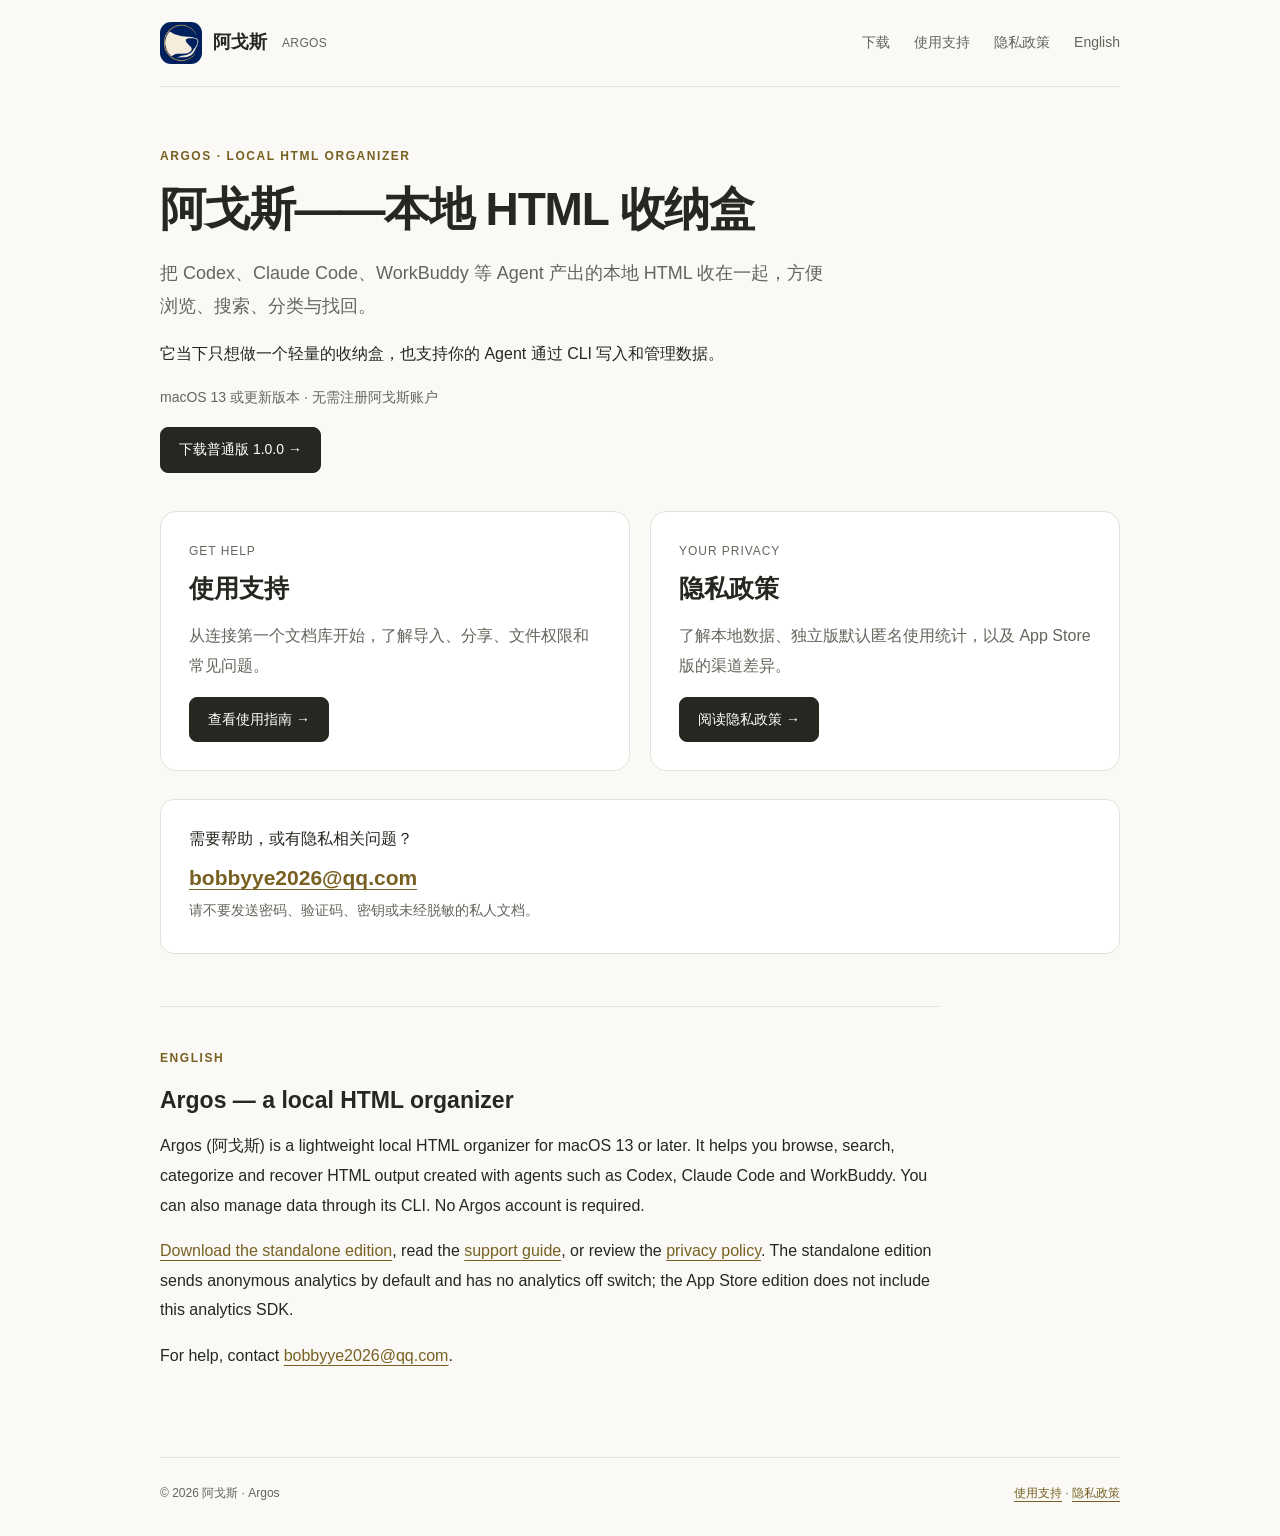
<file: index.html>
<!doctype html>
<html lang="zh-CN">
<head>
  <meta charset="utf-8">
  <meta name="viewport" content="width=device-width, initial-scale=1">
  <title>阿戈斯 Argos · 本地 HTML 收纳盒</title>
  <meta name="description" content="阿戈斯 Argos 是一款 macOS 本地 HTML 收纳工具。查看产品介绍、下载、使用支持、文件权限与发行渠道隐私说明。">
  <meta property="og:type" content="website">
  <meta property="og:title" content="阿戈斯 Argos · 本地 HTML 收纳盒">
  <meta property="og:description" content="收纳由 Codex、Claude Code、WorkBuddy 等 Agent 产出的本地 HTML，方便日常查看和找回。">
  <meta property="og:image" content="https://bobbyye19890223-bit.github.io/argos-support/assets/social-preview.png">
  <meta property="og:image:alt" content="阿戈斯 Argos · 支持与隐私 · Support &amp; Privacy">
  <meta property="og:image:width" content="1729">
  <meta property="og:image:height" content="910">
  <meta name="twitter:card" content="summary_large_image">
  <meta name="twitter:title" content="阿戈斯 Argos · 本地 HTML 收纳盒">
  <meta name="twitter:description" content="收纳散落在本地的 HTML，方便日常查看和找回。">
  <meta name="twitter:image" content="https://bobbyye19890223-bit.github.io/argos-support/assets/social-preview.png">
  <link rel="icon" href="assets/argos-icon.png" type="image/png">
  <link rel="stylesheet" href="style.css">
</head>
<body>
  <a class="skip" href="#main">跳到正文</a>
  <header class="wrap topbar">
    <a class="brand" href="index.html" aria-label="阿戈斯首页"><img src="assets/argos-icon.png" width="42" height="42" alt="">阿戈斯 <span>ARGOS</span></a>
    <nav aria-label="主导航"><a href="https://github.com/bobbyye19890223-bit/argos-support/releases/tag/standard-v1.0.0-build19">下载</a><a href="support.html">使用支持</a><a href="privacy.html">隐私政策</a><a href="#english" lang="en">English</a></nav>
  </header>
  <main class="wrap" id="main">
    <div class="intro">
      <p class="eyebrow">ARGOS · LOCAL HTML ORGANIZER</p>
      <h1>阿戈斯——本地 HTML 收纳盒</h1>
      <p class="lead">把 Codex、Claude Code、WorkBuddy 等 Agent 产出的本地 HTML 收在一起，方便浏览、搜索、分类与找回。</p>
      <p>它当下只想做一个轻量的收纳盒，也支持你的 Agent 通过 CLI 写入和管理数据。</p>
      <p class="small">macOS 13 或更新版本 · 无需注册阿戈斯账户</p>
      <p><a class="button" href="https://github.com/bobbyye19890223-bit/argos-support/releases/tag/standard-v1.0.0-build19">下载普通版 1.0.0 →</a></p>
    </div>
    <div class="links">
      <section class="panel" aria-labelledby="support-title">
        <p class="label" lang="en">GET HELP</p>
        <h2 id="support-title">使用支持</h2>
        <p>从连接第一个文档库开始，了解导入、分享、文件权限和常见问题。</p>
        <a class="button" href="support.html">查看使用指南 →</a>
      </section>
      <section class="panel" aria-labelledby="privacy-title">
        <p class="label" lang="en">YOUR PRIVACY</p>
        <h2 id="privacy-title">隐私政策</h2>
        <p>了解本地数据、独立版默认匿名使用统计，以及 App Store 版的渠道差异。</p>
        <a class="button" href="privacy.html">阅读隐私政策 →</a>
      </section>
    </div>
    <section class="contact" aria-labelledby="contact-title">
      <p id="contact-title">需要帮助，或有隐私相关问题？</p>
      <a href="mailto:bobbyye2026@qq.com">bobbyye2026@qq.com</a>
      <p class="small">请不要发送密码、验证码、密钥或未经脱敏的私人文档。</p>
    </section>
    <section class="article language" id="english" lang="en" aria-labelledby="english-title">
      <p class="eyebrow">ENGLISH</p>
      <h2 id="english-title">Argos — a local HTML organizer</h2>
      <p>Argos (阿戈斯) is a lightweight local HTML organizer for macOS 13 or later. It helps you browse, search, categorize and recover HTML output created with agents such as Codex, Claude Code and WorkBuddy. You can also manage data through its CLI. No Argos account is required.</p>
      <p><a href="https://github.com/bobbyye19890223-bit/argos-support/releases/tag/standard-v1.0.0-build19">Download the standalone edition</a>, read the <a href="support.html#english">support guide</a>, or review the <a href="privacy.html#english">privacy policy</a>. The standalone edition sends anonymous analytics by default and has no analytics off switch; the App Store edition does not include this analytics SDK.</p>
      <p>For help, contact <a href="mailto:bobbyye2026@qq.com">bobbyye2026@qq.com</a>.</p>
    </section>
  </main>
  <footer class="wrap"><p>© 2026 阿戈斯 · Argos</p><p><a href="support.html">使用支持</a> · <a href="privacy.html">隐私政策</a></p></footer>
</body>
</html>
</file>
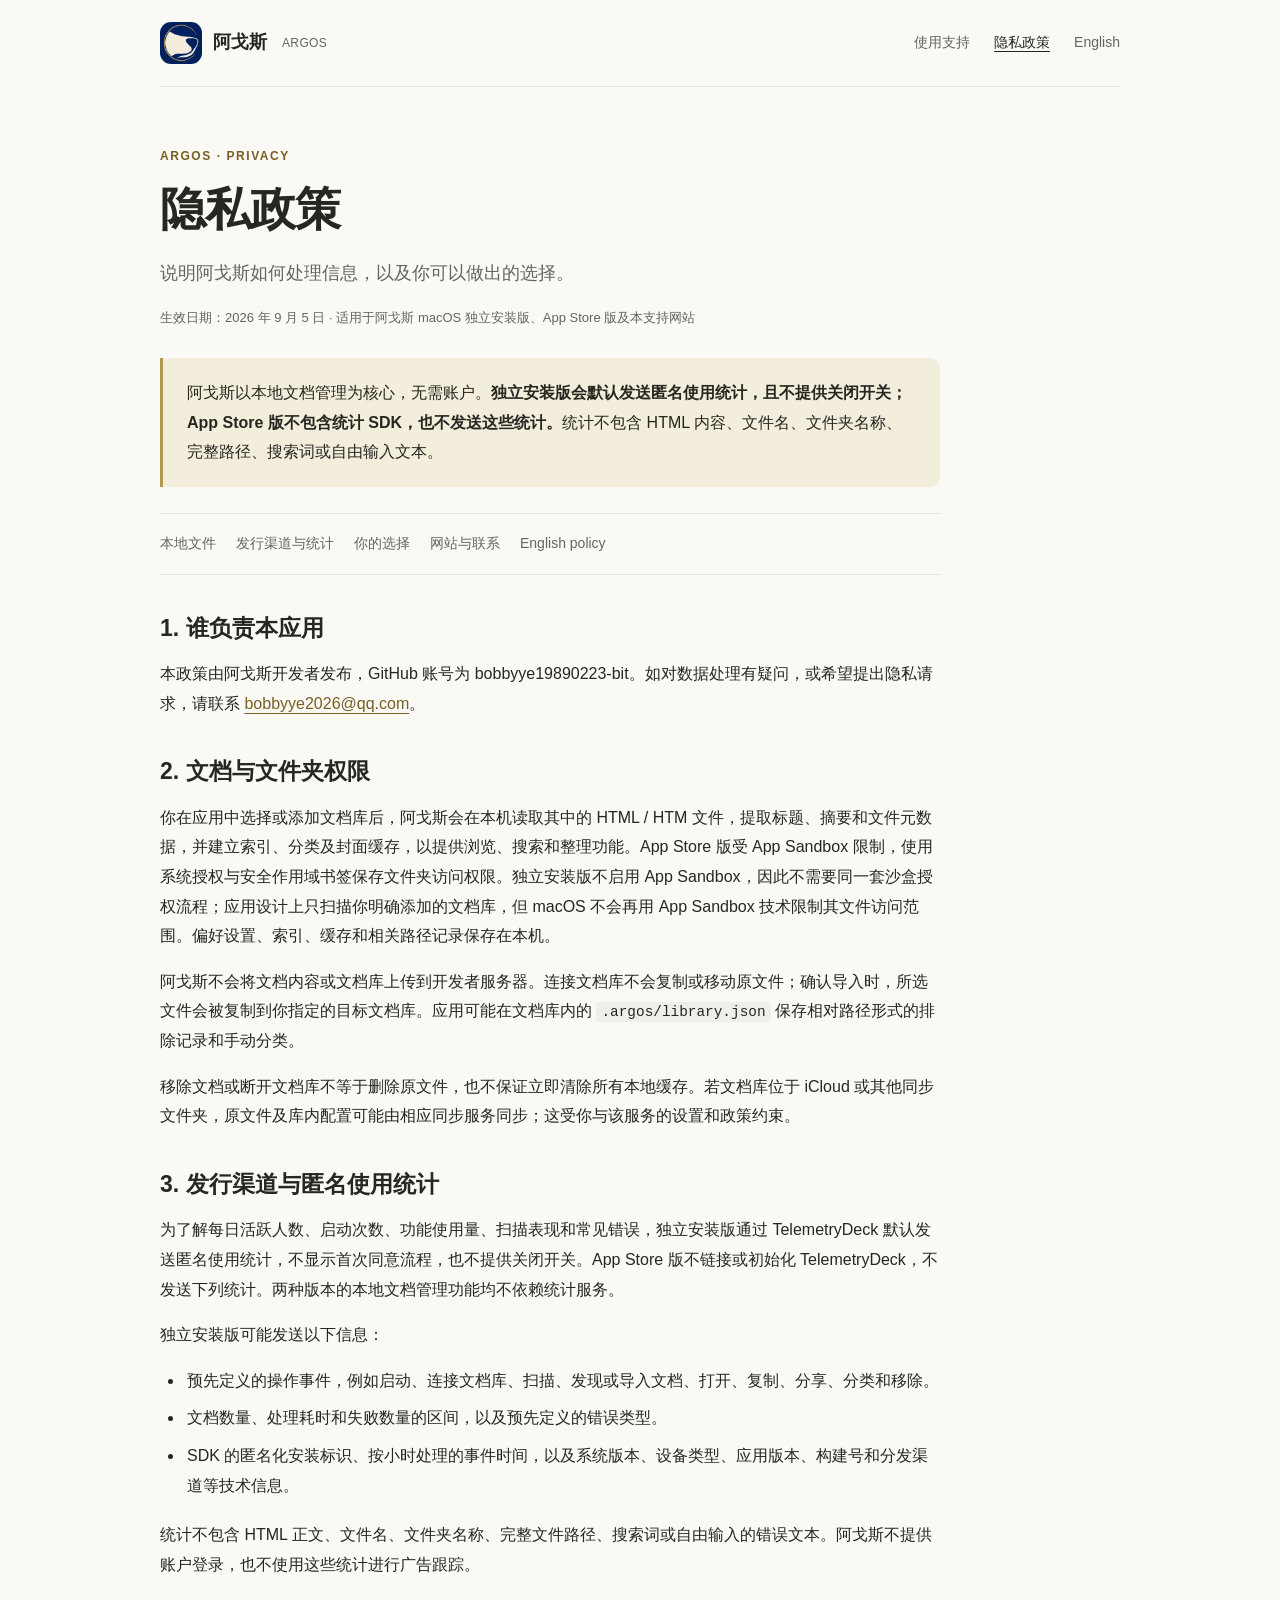
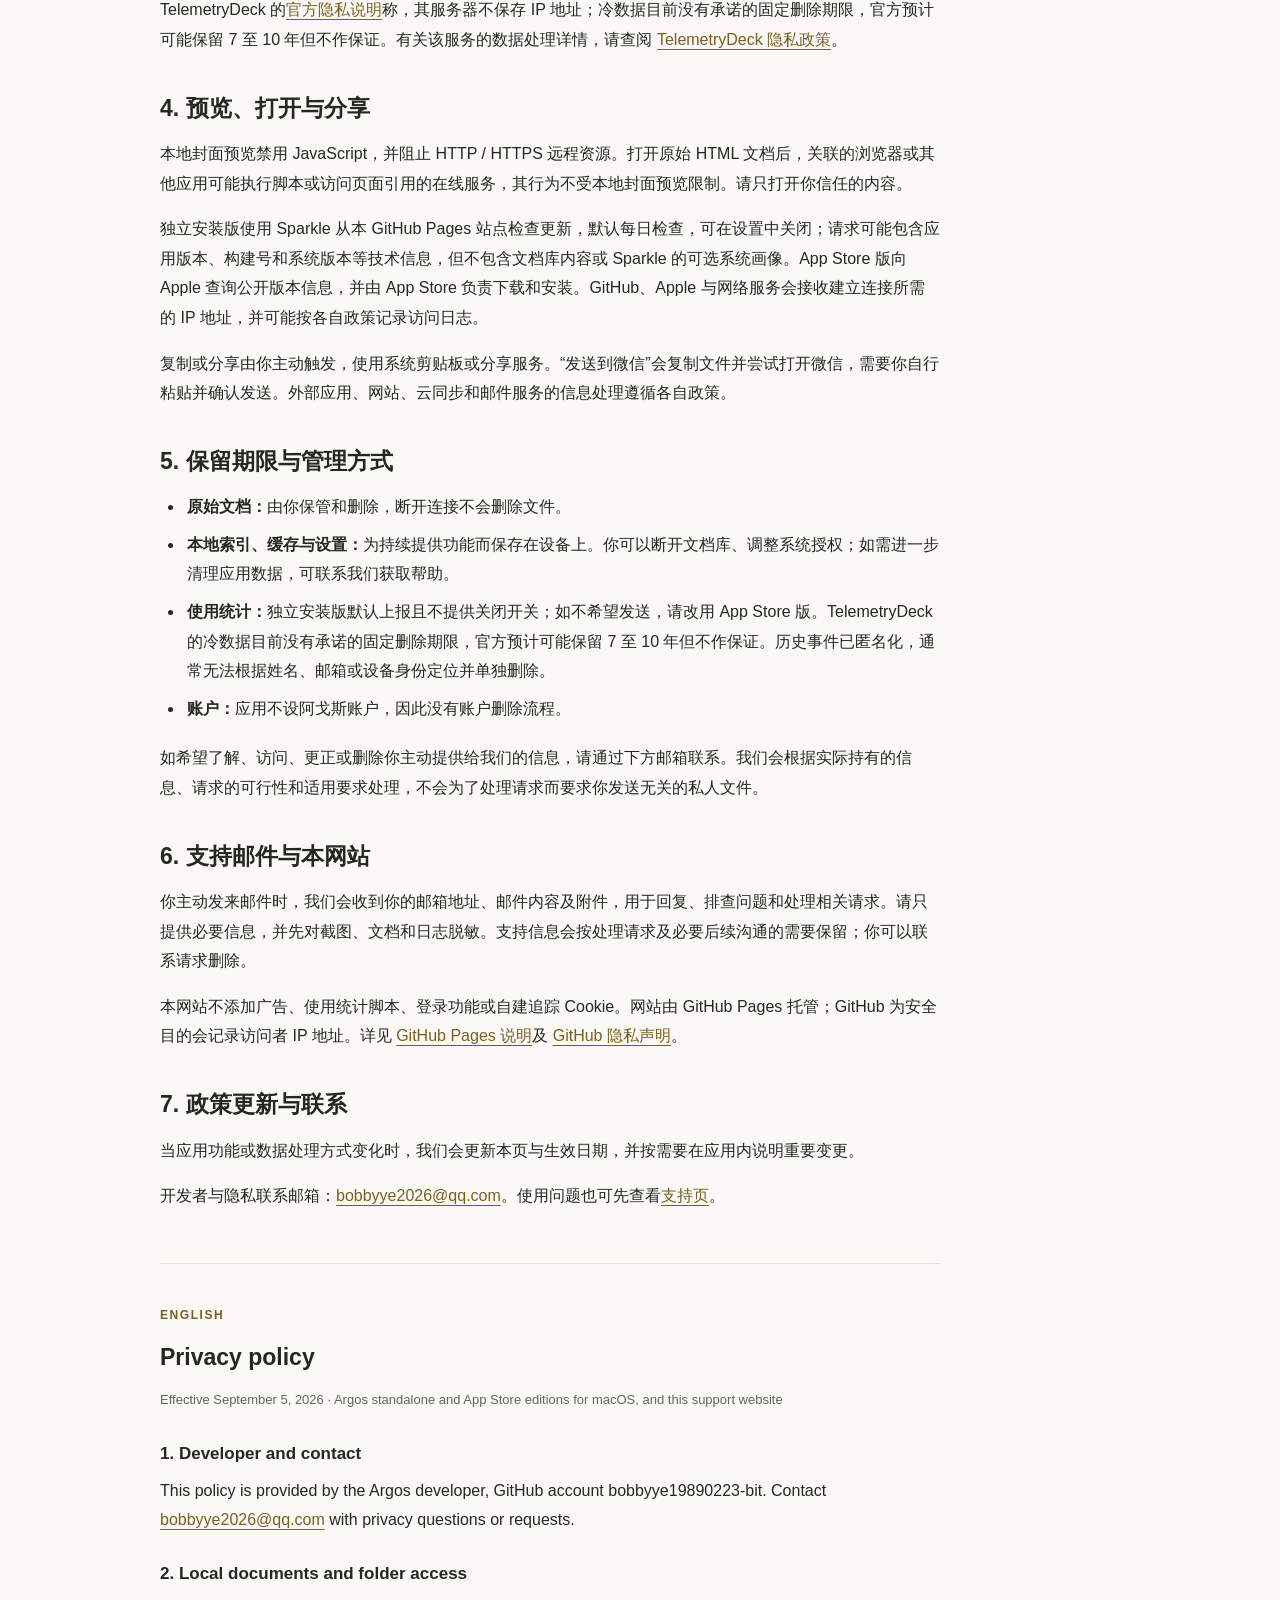
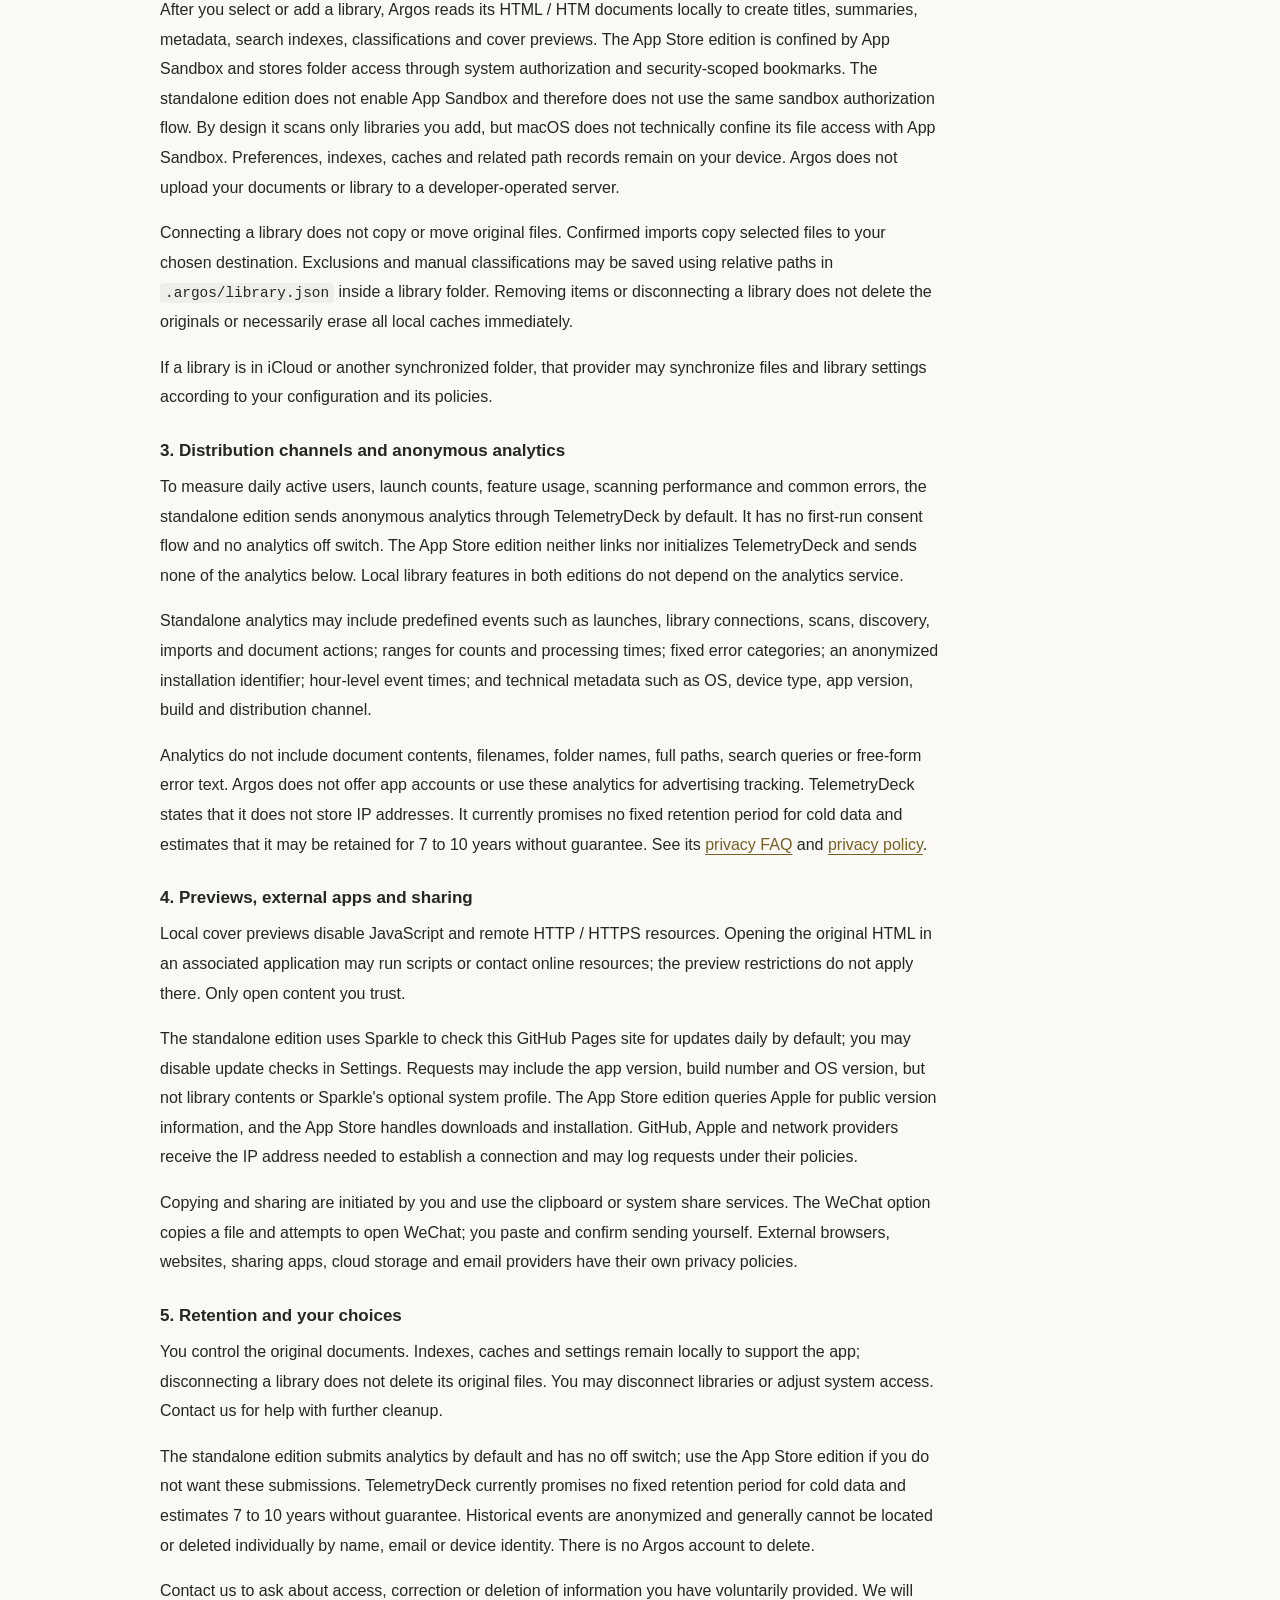
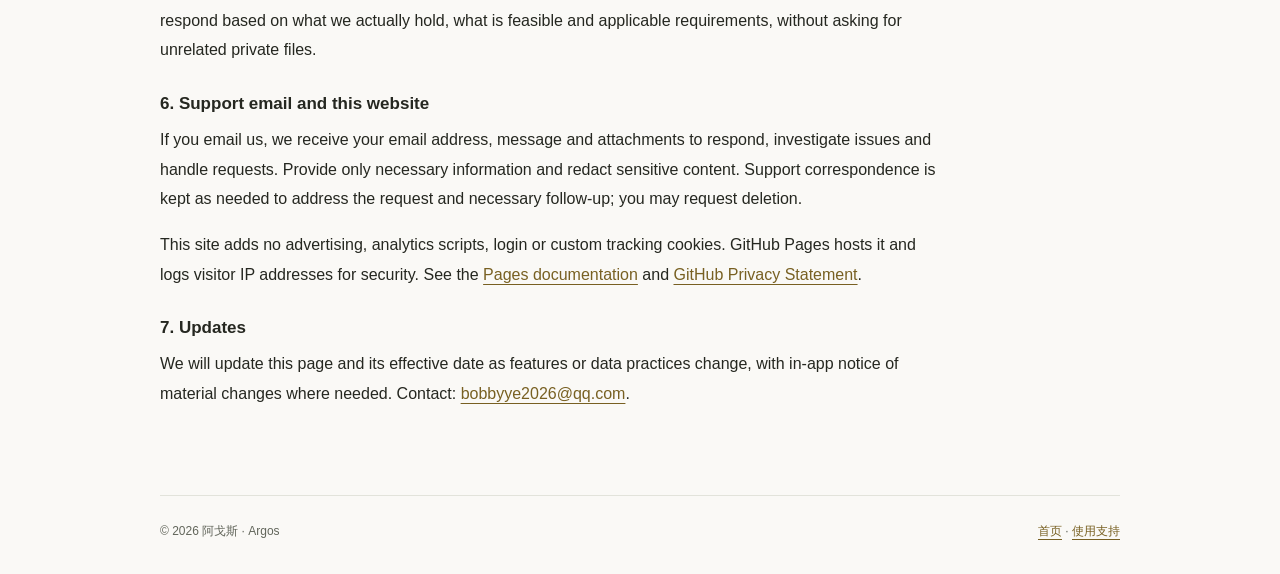
<file: privacy.html>
<!doctype html>
<html lang="zh-CN">
<head>
  <meta charset="utf-8">
  <meta name="viewport" content="width=device-width, initial-scale=1">
  <title>隐私政策 · 阿戈斯 Argos</title>
  <meta name="description" content="阿戈斯 Argos 隐私政策：本地文档处理、发行渠道差异、独立版默认匿名统计、文件访问权限、软件更新、支持邮件与网站托管说明。">
  <meta property="og:type" content="website">
  <meta property="og:title" content="隐私政策 · 阿戈斯 Argos">
  <meta property="og:description" content="了解本地数据处理、发行渠道、独立版匿名统计与文件访问方式。">
  <meta property="og:image" content="https://bobbyye19890223-bit.github.io/argos-support/assets/social-preview.png">
  <meta property="og:image:alt" content="阿戈斯 Argos · 支持与隐私 · Support &amp; Privacy">
  <meta property="og:image:width" content="1729">
  <meta property="og:image:height" content="910">
  <meta name="twitter:card" content="summary_large_image">
  <meta name="twitter:title" content="隐私政策 · 阿戈斯 Argos">
  <meta name="twitter:description" content="了解本地数据处理、发行渠道、独立版匿名统计与文件访问方式。">
  <meta name="twitter:image" content="https://bobbyye19890223-bit.github.io/argos-support/assets/social-preview.png">
  <link rel="icon" href="assets/argos-icon.png" type="image/png">
  <link rel="stylesheet" href="style.css">
</head>
<body>
  <a class="skip" href="#main">跳到正文</a>
  <header class="wrap topbar">
    <a class="brand" href="index.html" aria-label="阿戈斯首页"><img src="assets/argos-icon.png" width="42" height="42" alt="">阿戈斯 <span>ARGOS</span></a>
    <nav aria-label="主导航"><a href="support.html">使用支持</a><a href="privacy.html" aria-current="page">隐私政策</a><a href="#english" lang="en">English</a></nav>
  </header>
  <main class="wrap" id="main">
    <article class="article">
      <p class="eyebrow">ARGOS · PRIVACY</p>
      <h1>隐私政策</h1>
      <p class="lead">说明阿戈斯如何处理信息，以及你可以做出的选择。</p>
      <p class="meta">生效日期：2026 年 9 月 5 日 · 适用于阿戈斯 macOS 独立安装版、App Store 版及本支持网站</p>
      <div class="notice"><p>阿戈斯以本地文档管理为核心，无需账户。<strong>独立安装版会默认发送匿名使用统计，且不提供关闭开关；App Store 版不包含统计 SDK，也不发送这些统计。</strong>统计不包含 HTML 内容、文件名、文件夹名称、完整路径、搜索词或自由输入文本。</p></div>
      <nav class="toc" aria-label="本页目录"><a href="#local">本地文件</a><a href="#analytics">发行渠道与统计</a><a href="#choices">你的选择</a><a href="#website">网站与联系</a><a href="#english" lang="en">English policy</a></nav>
      <section id="operator">
        <h2>1. 谁负责本应用</h2>
        <p>本政策由阿戈斯开发者发布，GitHub 账号为 bobbyye19890223-bit。如对数据处理有疑问，或希望提出隐私请求，请联系 <a href="mailto:bobbyye2026@qq.com?subject=Argos%20Privacy">bobbyye2026@qq.com</a>。</p>
      </section>
      <section id="local">
        <h2>2. 文档与文件夹权限</h2>
        <p>你在应用中选择或添加文档库后，阿戈斯会在本机读取其中的 HTML / HTM 文件，提取标题、摘要和文件元数据，并建立索引、分类及封面缓存，以提供浏览、搜索和整理功能。App Store 版受 App Sandbox 限制，使用系统授权与安全作用域书签保存文件夹访问权限。独立安装版不启用 App Sandbox，因此不需要同一套沙盒授权流程；应用设计上只扫描你明确添加的文档库，但 macOS 不会再用 App Sandbox 技术限制其文件访问范围。偏好设置、索引、缓存和相关路径记录保存在本机。</p>
        <p>阿戈斯不会将文档内容或文档库上传到开发者服务器。连接文档库不会复制或移动原文件；确认导入时，所选文件会被复制到你指定的目标文档库。应用可能在文档库内的 <code>.argos/library.json</code> 保存相对路径形式的排除记录和手动分类。</p>
        <p>移除文档或断开文档库不等于删除原文件，也不保证立即清除所有本地缓存。若文档库位于 iCloud 或其他同步文件夹，原文件及库内配置可能由相应同步服务同步；这受你与该服务的设置和政策约束。</p>
      </section>
      <section id="analytics">
        <h2>3. 发行渠道与匿名使用统计</h2>
        <p>为了解每日活跃人数、启动次数、功能使用量、扫描表现和常见错误，独立安装版通过 TelemetryDeck 默认发送匿名使用统计，不显示首次同意流程，也不提供关闭开关。App Store 版不链接或初始化 TelemetryDeck，不发送下列统计。两种版本的本地文档管理功能均不依赖统计服务。</p>
        <p>独立安装版可能发送以下信息：</p>
        <ul>
          <li>预先定义的操作事件，例如启动、连接文档库、扫描、发现或导入文档、打开、复制、分享、分类和移除。</li>
          <li>文档数量、处理耗时和失败数量的区间，以及预先定义的错误类型。</li>
          <li>SDK 的匿名化安装标识、按小时处理的事件时间，以及系统版本、设备类型、应用版本、构建号和分发渠道等技术信息。</li>
        </ul>
        <p>统计不包含 HTML 正文、文件名、文件夹名称、完整文件路径、搜索词或自由输入的错误文本。阿戈斯不提供账户登录，也不使用这些统计进行广告跟踪。</p>
        <p>TelemetryDeck 的<a href="https://telemetrydeck.com/docs/guides/privacy-faq/">官方隐私说明</a>称，其服务器不保存 IP 地址；冷数据目前没有承诺的固定删除期限，官方预计可能保留 7 至 10 年但不作保证。有关该服务的数据处理详情，请查阅 <a href="https://telemetrydeck.com/privacy">TelemetryDeck 隐私政策</a>。</p>
      </section>
      <section id="network">
        <h2>4. 预览、打开与分享</h2>
        <p>本地封面预览禁用 JavaScript，并阻止 HTTP / HTTPS 远程资源。打开原始 HTML 文档后，关联的浏览器或其他应用可能执行脚本或访问页面引用的在线服务，其行为不受本地封面预览限制。请只打开你信任的内容。</p>
        <p>独立安装版使用 Sparkle 从本 GitHub Pages 站点检查更新，默认每日检查，可在设置中关闭；请求可能包含应用版本、构建号和系统版本等技术信息，但不包含文档库内容或 Sparkle 的可选系统画像。App Store 版向 Apple 查询公开版本信息，并由 App Store 负责下载和安装。GitHub、Apple 与网络服务会接收建立连接所需的 IP 地址，并可能按各自政策记录访问日志。</p>
        <p>复制或分享由你主动触发，使用系统剪贴板或分享服务。“发送到微信”会复制文件并尝试打开微信，需要你自行粘贴并确认发送。外部应用、网站、云同步和邮件服务的信息处理遵循各自政策。</p>
      </section>
      <section id="choices">
        <h2>5. 保留期限与管理方式</h2>
        <ul>
          <li><strong>原始文档：</strong>由你保管和删除，断开连接不会删除文件。</li>
          <li><strong>本地索引、缓存与设置：</strong>为持续提供功能而保存在设备上。你可以断开文档库、调整系统授权；如需进一步清理应用数据，可联系我们获取帮助。</li>
          <li><strong>使用统计：</strong>独立安装版默认上报且不提供关闭开关；如不希望发送，请改用 App Store 版。TelemetryDeck 的冷数据目前没有承诺的固定删除期限，官方预计可能保留 7 至 10 年但不作保证。历史事件已匿名化，通常无法根据姓名、邮箱或设备身份定位并单独删除。</li>
          <li><strong>账户：</strong>应用不设阿戈斯账户，因此没有账户删除流程。</li>
        </ul>
        <p>如希望了解、访问、更正或删除你主动提供给我们的信息，请通过下方邮箱联系。我们会根据实际持有的信息、请求的可行性和适用要求处理，不会为了处理请求而要求你发送无关的私人文件。</p>
      </section>
      <section id="website">
        <h2>6. 支持邮件与本网站</h2>
        <p>你主动发来邮件时，我们会收到你的邮箱地址、邮件内容及附件，用于回复、排查问题和处理相关请求。请只提供必要信息，并先对截图、文档和日志脱敏。支持信息会按处理请求及必要后续沟通的需要保留；你可以联系请求删除。</p>
        <p>本网站不添加广告、使用统计脚本、登录功能或自建追踪 Cookie。网站由 GitHub Pages 托管；GitHub 为安全目的会记录访问者 IP 地址。详见 <a href="https://docs.github.com/en/pages/getting-started-with-github-pages/what-is-github-pages">GitHub Pages 说明</a>及 <a href="https://docs.github.com/en/site-policy/privacy-policies/github-privacy-statement">GitHub 隐私声明</a>。</p>
      </section>
      <section id="updates">
        <h2>7. 政策更新与联系</h2>
        <p>当应用功能或数据处理方式变化时，我们会更新本页与生效日期，并按需要在应用内说明重要变更。</p>
        <p>开发者与隐私联系邮箱：<a href="mailto:bobbyye2026@qq.com?subject=Argos%20Privacy">bobbyye2026@qq.com</a>。使用问题也可先查看<a href="support.html">支持页</a>。</p>
      </section>
      <section class="language" id="english" lang="en">
        <p class="eyebrow">ENGLISH</p>
        <h2>Privacy policy</h2>
        <p class="meta">Effective September 5, 2026 · Argos standalone and App Store editions for macOS, and this support website</p>
        <h3>1. Developer and contact</h3>
        <p>This policy is provided by the Argos developer, GitHub account bobbyye19890223-bit. Contact <a href="mailto:bobbyye2026@qq.com?subject=Argos%20Privacy">bobbyye2026@qq.com</a> with privacy questions or requests.</p>
        <h3>2. Local documents and folder access</h3>
        <p>After you select or add a library, Argos reads its HTML / HTM documents locally to create titles, summaries, metadata, search indexes, classifications and cover previews. The App Store edition is confined by App Sandbox and stores folder access through system authorization and security-scoped bookmarks. The standalone edition does not enable App Sandbox and therefore does not use the same sandbox authorization flow. By design it scans only libraries you add, but macOS does not technically confine its file access with App Sandbox. Preferences, indexes, caches and related path records remain on your device. Argos does not upload your documents or library to a developer-operated server.</p>
        <p>Connecting a library does not copy or move original files. Confirmed imports copy selected files to your chosen destination. Exclusions and manual classifications may be saved using relative paths in <code>.argos/library.json</code> inside a library folder. Removing items or disconnecting a library does not delete the originals or necessarily erase all local caches immediately.</p>
        <p>If a library is in iCloud or another synchronized folder, that provider may synchronize files and library settings according to your configuration and its policies.</p>
        <h3>3. Distribution channels and anonymous analytics</h3>
        <p>To measure daily active users, launch counts, feature usage, scanning performance and common errors, the standalone edition sends anonymous analytics through TelemetryDeck by default. It has no first-run consent flow and no analytics off switch. The App Store edition neither links nor initializes TelemetryDeck and sends none of the analytics below. Local library features in both editions do not depend on the analytics service.</p>
        <p>Standalone analytics may include predefined events such as launches, library connections, scans, discovery, imports and document actions; ranges for counts and processing times; fixed error categories; an anonymized installation identifier; hour-level event times; and technical metadata such as OS, device type, app version, build and distribution channel.</p>
        <p>Analytics do not include document contents, filenames, folder names, full paths, search queries or free-form error text. Argos does not offer app accounts or use these analytics for advertising tracking. TelemetryDeck states that it does not store IP addresses. It currently promises no fixed retention period for cold data and estimates that it may be retained for 7 to 10 years without guarantee. See its <a href="https://telemetrydeck.com/docs/guides/privacy-faq/">privacy FAQ</a> and <a href="https://telemetrydeck.com/privacy">privacy policy</a>.</p>
        <h3>4. Previews, external apps and sharing</h3>
        <p>Local cover previews disable JavaScript and remote HTTP / HTTPS resources. Opening the original HTML in an associated application may run scripts or contact online resources; the preview restrictions do not apply there. Only open content you trust.</p>
        <p>The standalone edition uses Sparkle to check this GitHub Pages site for updates daily by default; you may disable update checks in Settings. Requests may include the app version, build number and OS version, but not library contents or Sparkle's optional system profile. The App Store edition queries Apple for public version information, and the App Store handles downloads and installation. GitHub, Apple and network providers receive the IP address needed to establish a connection and may log requests under their policies.</p>
        <p>Copying and sharing are initiated by you and use the clipboard or system share services. The WeChat option copies a file and attempts to open WeChat; you paste and confirm sending yourself. External browsers, websites, sharing apps, cloud storage and email providers have their own privacy policies.</p>
        <h3>5. Retention and your choices</h3>
        <p>You control the original documents. Indexes, caches and settings remain locally to support the app; disconnecting a library does not delete its original files. You may disconnect libraries or adjust system access. Contact us for help with further cleanup.</p>
        <p>The standalone edition submits analytics by default and has no off switch; use the App Store edition if you do not want these submissions. TelemetryDeck currently promises no fixed retention period for cold data and estimates 7 to 10 years without guarantee. Historical events are anonymized and generally cannot be located or deleted individually by name, email or device identity. There is no Argos account to delete.</p>
        <p>Contact us to ask about access, correction or deletion of information you have voluntarily provided. We will respond based on what we actually hold, what is feasible and applicable requirements, without asking for unrelated private files.</p>
        <h3>6. Support email and this website</h3>
        <p>If you email us, we receive your email address, message and attachments to respond, investigate issues and handle requests. Provide only necessary information and redact sensitive content. Support correspondence is kept as needed to address the request and necessary follow-up; you may request deletion.</p>
        <p>This site adds no advertising, analytics scripts, login or custom tracking cookies. GitHub Pages hosts it and logs visitor IP addresses for security. See the <a href="https://docs.github.com/en/pages/getting-started-with-github-pages/what-is-github-pages">Pages documentation</a> and <a href="https://docs.github.com/en/site-policy/privacy-policies/github-privacy-statement">GitHub Privacy Statement</a>.</p>
        <h3>7. Updates</h3>
        <p>We will update this page and its effective date as features or data practices change, with in-app notice of material changes where needed. Contact: <a href="mailto:bobbyye2026@qq.com">bobbyye2026@qq.com</a>.</p>
      </section>
    </article>
  </main>
  <footer class="wrap"><p>© 2026 阿戈斯 · Argos</p><p><a href="index.html">首页</a> · <a href="support.html">使用支持</a></p></footer>
</body>
</html>
</file>
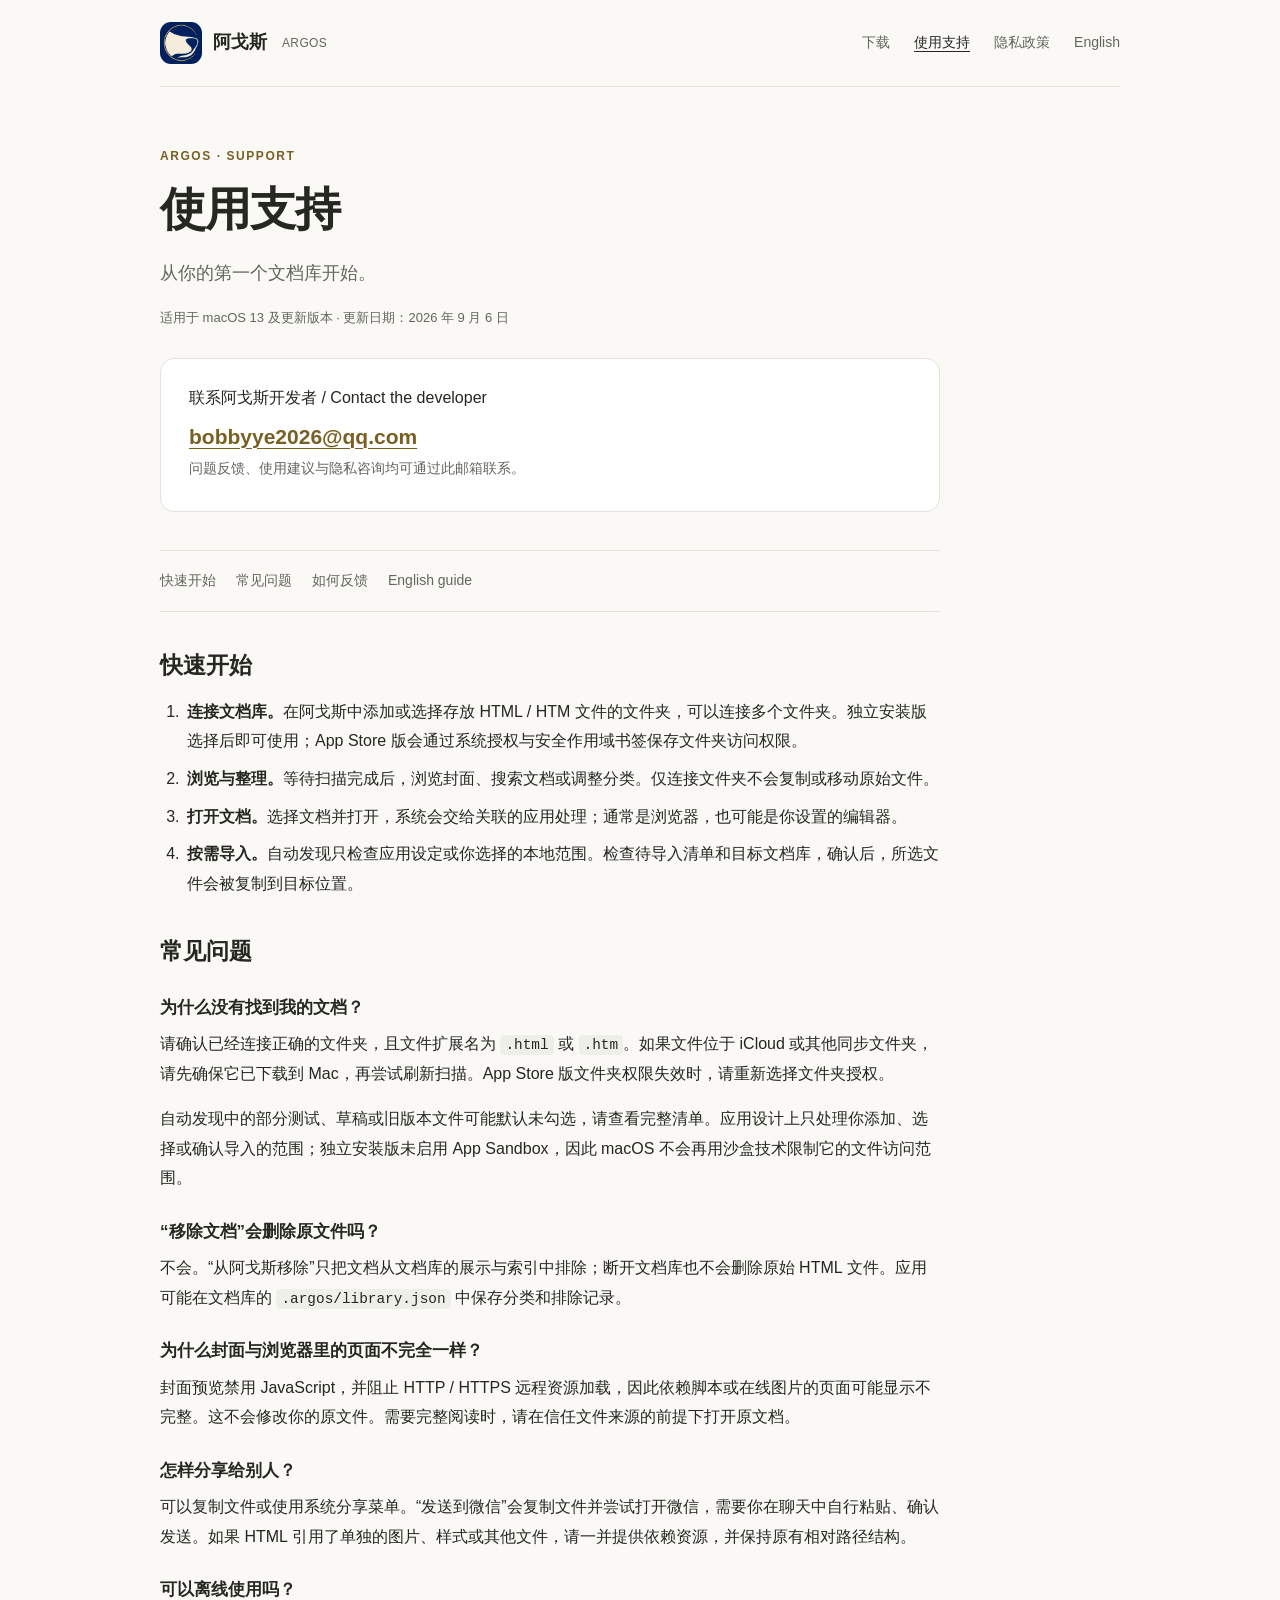
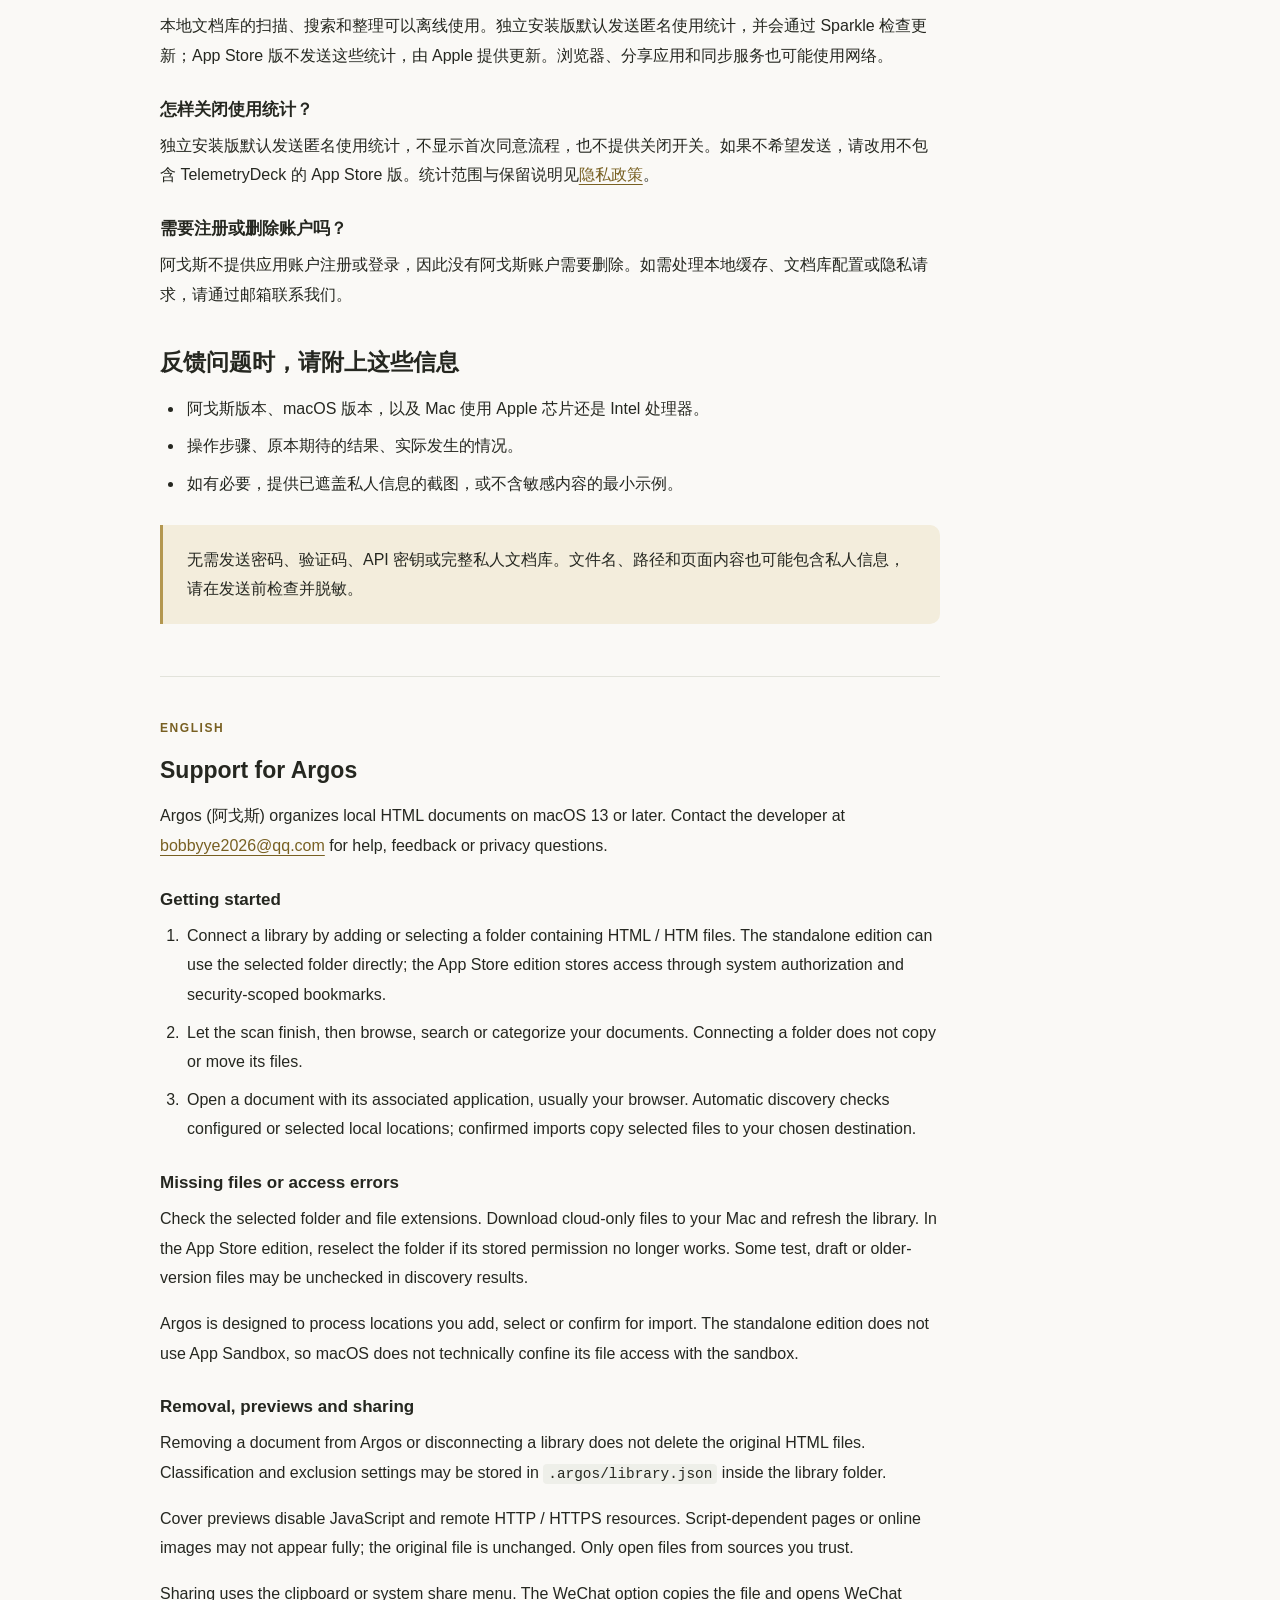
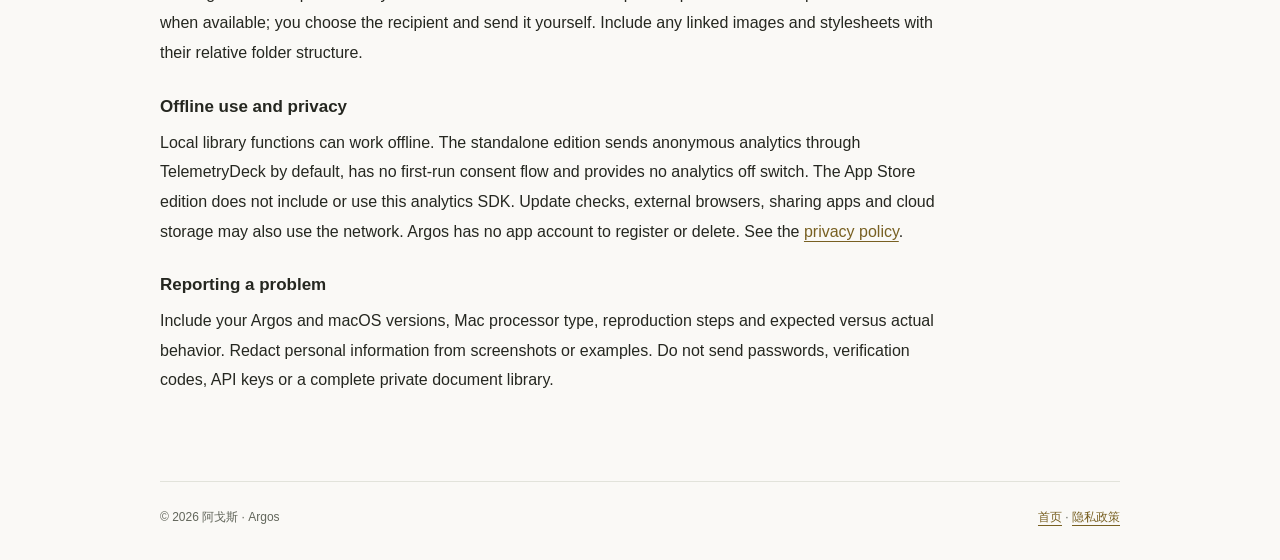
<file: support.html>
<!doctype html>
<html lang="zh-CN">
<head>
  <meta charset="utf-8">
  <meta name="viewport" content="width=device-width, initial-scale=1">
  <title>使用支持 · 阿戈斯 Argos</title>
  <meta name="description" content="阿戈斯 Argos 使用支持：连接文档库、导入 HTML 文件、预览与分享、渠道权限、匿名统计及开发者联系方式。">
  <meta property="og:type" content="website">
  <meta property="og:title" content="使用支持 · 阿戈斯 Argos">
  <meta property="og:description" content="快速上手、常见问题和开发者联系方式。">
  <meta property="og:image" content="https://bobbyye19890223-bit.github.io/argos-support/assets/social-preview.png">
  <meta property="og:image:alt" content="阿戈斯 Argos · 支持与隐私 · Support &amp; Privacy">
  <meta property="og:image:width" content="1729">
  <meta property="og:image:height" content="910">
  <meta name="twitter:card" content="summary_large_image">
  <meta name="twitter:title" content="使用支持 · 阿戈斯 Argos">
  <meta name="twitter:description" content="快速上手、常见问题和开发者联系方式。">
  <meta name="twitter:image" content="https://bobbyye19890223-bit.github.io/argos-support/assets/social-preview.png">
  <link rel="icon" href="assets/argos-icon.png" type="image/png">
  <link rel="stylesheet" href="style.css">
</head>
<body>
  <a class="skip" href="#main">跳到正文</a>
  <header class="wrap topbar">
    <a class="brand" href="index.html" aria-label="阿戈斯首页"><img src="assets/argos-icon.png" width="42" height="42" alt="">阿戈斯 <span>ARGOS</span></a>
    <nav aria-label="主导航"><a href="https://github.com/bobbyye19890223-bit/argos-support/releases/tag/standard-v1.0.0-build19">下载</a><a href="support.html" aria-current="page">使用支持</a><a href="privacy.html">隐私政策</a><a href="#english" lang="en">English</a></nav>
  </header>
  <main class="wrap" id="main">
    <article class="article">
      <p class="eyebrow">ARGOS · SUPPORT</p>
      <h1>使用支持</h1>
      <p class="lead">从你的第一个文档库开始。</p>
      <p class="meta">适用于 macOS 13 及更新版本 · 更新日期：2026 年 9 月 6 日</p>
      <div class="contact">
        <p>联系阿戈斯开发者 / Contact the developer</p>
        <a href="mailto:bobbyye2026@qq.com?subject=Argos%20Support">bobbyye2026@qq.com</a>
        <p class="small">问题反馈、使用建议与隐私咨询均可通过此邮箱联系。</p>
      </div>
      <nav class="toc" aria-label="本页目录"><a href="#start">快速开始</a><a href="#faq">常见问题</a><a href="#feedback">如何反馈</a><a href="#english" lang="en">English guide</a></nav>
      <section id="start">
        <h2>快速开始</h2>
        <ol>
          <li><strong>连接文档库。</strong>在阿戈斯中添加或选择存放 HTML / HTM 文件的文件夹，可以连接多个文件夹。独立安装版选择后即可使用；App Store 版会通过系统授权与安全作用域书签保存文件夹访问权限。</li>
          <li><strong>浏览与整理。</strong>等待扫描完成后，浏览封面、搜索文档或调整分类。仅连接文件夹不会复制或移动原始文件。</li>
          <li><strong>打开文档。</strong>选择文档并打开，系统会交给关联的应用处理；通常是浏览器，也可能是你设置的编辑器。</li>
          <li><strong>按需导入。</strong>自动发现只检查应用设定或你选择的本地范围。检查待导入清单和目标文档库，确认后，所选文件会被复制到目标位置。</li>
        </ol>
      </section>
      <section id="faq">
        <h2>常见问题</h2>
        <h3>为什么没有找到我的文档？</h3>
        <p>请确认已经连接正确的文件夹，且文件扩展名为 <code>.html</code> 或 <code>.htm</code>。如果文件位于 iCloud 或其他同步文件夹，请先确保它已下载到 Mac，再尝试刷新扫描。App Store 版文件夹权限失效时，请重新选择文件夹授权。</p>
        <p>自动发现中的部分测试、草稿或旧版本文件可能默认未勾选，请查看完整清单。应用设计上只处理你添加、选择或确认导入的范围；独立安装版未启用 App Sandbox，因此 macOS 不会再用沙盒技术限制它的文件访问范围。</p>
        <h3>“移除文档”会删除原文件吗？</h3>
        <p>不会。“从阿戈斯移除”只把文档从文档库的展示与索引中排除；断开文档库也不会删除原始 HTML 文件。应用可能在文档库的 <code>.argos/library.json</code> 中保存分类和排除记录。</p>
        <h3>为什么封面与浏览器里的页面不完全一样？</h3>
        <p>封面预览禁用 JavaScript，并阻止 HTTP / HTTPS 远程资源加载，因此依赖脚本或在线图片的页面可能显示不完整。这不会修改你的原文件。需要完整阅读时，请在信任文件来源的前提下打开原文档。</p>
        <h3>怎样分享给别人？</h3>
        <p>可以复制文件或使用系统分享菜单。“发送到微信”会复制文件并尝试打开微信，需要你在聊天中自行粘贴、确认发送。如果 HTML 引用了单独的图片、样式或其他文件，请一并提供依赖资源，并保持原有相对路径结构。</p>
        <h3>可以离线使用吗？</h3>
        <p>本地文档库的扫描、搜索和整理可以离线使用。独立安装版默认发送匿名使用统计，并会通过 Sparkle 检查更新；App Store 版不发送这些统计，由 Apple 提供更新。浏览器、分享应用和同步服务也可能使用网络。</p>
        <h3>怎样关闭使用统计？</h3>
        <p>独立安装版默认发送匿名使用统计，不显示首次同意流程，也不提供关闭开关。如果不希望发送，请改用不包含 TelemetryDeck 的 App Store 版。统计范围与保留说明见<a href="privacy.html">隐私政策</a>。</p>
        <h3>需要注册或删除账户吗？</h3>
        <p>阿戈斯不提供应用账户注册或登录，因此没有阿戈斯账户需要删除。如需处理本地缓存、文档库配置或隐私请求，请通过邮箱联系我们。</p>
      </section>
      <section id="feedback">
        <h2>反馈问题时，请附上这些信息</h2>
        <ul>
          <li>阿戈斯版本、macOS 版本，以及 Mac 使用 Apple 芯片还是 Intel 处理器。</li>
          <li>操作步骤、原本期待的结果、实际发生的情况。</li>
          <li>如有必要，提供已遮盖私人信息的截图，或不含敏感内容的最小示例。</li>
        </ul>
        <div class="notice"><p>无需发送密码、验证码、API 密钥或完整私人文档库。文件名、路径和页面内容也可能包含私人信息，请在发送前检查并脱敏。</p></div>
      </section>
      <section class="language" id="english" lang="en">
        <p class="eyebrow">ENGLISH</p>
        <h2>Support for Argos</h2>
        <p>Argos (阿戈斯) organizes local HTML documents on macOS 13 or later. Contact the developer at <a href="mailto:bobbyye2026@qq.com?subject=Argos%20Support">bobbyye2026@qq.com</a> for help, feedback or privacy questions.</p>
        <h3>Getting started</h3>
        <ol>
          <li>Connect a library by adding or selecting a folder containing HTML / HTM files. The standalone edition can use the selected folder directly; the App Store edition stores access through system authorization and security-scoped bookmarks.</li>
          <li>Let the scan finish, then browse, search or categorize your documents. Connecting a folder does not copy or move its files.</li>
          <li>Open a document with its associated application, usually your browser. Automatic discovery checks configured or selected local locations; confirmed imports copy selected files to your chosen destination.</li>
        </ol>
        <h3>Missing files or access errors</h3>
        <p>Check the selected folder and file extensions. Download cloud-only files to your Mac and refresh the library. In the App Store edition, reselect the folder if its stored permission no longer works. Some test, draft or older-version files may be unchecked in discovery results.</p>
        <p>Argos is designed to process locations you add, select or confirm for import. The standalone edition does not use App Sandbox, so macOS does not technically confine its file access with the sandbox.</p>
        <h3>Removal, previews and sharing</h3>
        <p>Removing a document from Argos or disconnecting a library does not delete the original HTML files. Classification and exclusion settings may be stored in <code>.argos/library.json</code> inside the library folder.</p>
        <p>Cover previews disable JavaScript and remote HTTP / HTTPS resources. Script-dependent pages or online images may not appear fully; the original file is unchanged. Only open files from sources you trust.</p>
        <p>Sharing uses the clipboard or system share menu. The WeChat option copies the file and opens WeChat when available; you choose the recipient and send it yourself. Include any linked images and stylesheets with their relative folder structure.</p>
        <h3>Offline use and privacy</h3>
        <p>Local library functions can work offline. The standalone edition sends anonymous analytics through TelemetryDeck by default, has no first-run consent flow and provides no analytics off switch. The App Store edition does not include or use this analytics SDK. Update checks, external browsers, sharing apps and cloud storage may also use the network. Argos has no app account to register or delete. See the <a href="privacy.html#english">privacy policy</a>.</p>
        <h3>Reporting a problem</h3>
        <p>Include your Argos and macOS versions, Mac processor type, reproduction steps and expected versus actual behavior. Redact personal information from screenshots or examples. Do not send passwords, verification codes, API keys or a complete private document library.</p>
      </section>
    </article>
  </main>
  <footer class="wrap"><p>© 2026 阿戈斯 · Argos</p><p><a href="index.html">首页</a> · <a href="privacy.html">隐私政策</a></p></footer>
</body>
</html>
</file>
<file: style.css>
:root {
  color-scheme: light;
  --paper: #faf9f6;
  --surface: #ffffff;
  --ink: #252720;
  --muted: #62665b;
  --line: #e2e3db;
  --accent: #786022;
  --tint: #f3eddc;
}
* { box-sizing: border-box; }
html { scroll-behavior: smooth; scroll-padding-top: 2rem; }
body { margin: 0; background: var(--paper); color: var(--ink); font-family: -apple-system, BlinkMacSystemFont, "Segoe UI", "PingFang SC", "Hiragino Sans GB", "Microsoft YaHei", sans-serif; font-size: 16px; line-height: 1.85; }
a { color: var(--accent); text-decoration-thickness: 1px; text-underline-offset: 4px; overflow-wrap: anywhere; }
a:hover { color: var(--ink); }
a:focus-visible { outline: 3px solid #876b29; outline-offset: 5px; border-radius: 3px; }
.skip { position: absolute; top: -100px; left: 1rem; background: white; padding: .5rem 1rem; z-index: 10; }
.skip:focus { top: 1rem; }
.wrap { width: min(100% - 48px, 960px); margin-inline: auto; }
.topbar { display: flex; justify-content: space-between; align-items: center; gap: 1.5rem; padding: 22px 0; border-bottom: 1px solid var(--line); }
.brand { display: flex; align-items: center; gap: 11px; text-decoration: none; color: var(--ink); font-size: 18px; font-weight: 650; white-space: nowrap; }
.brand img { width: 42px; height: 42px; border-radius: 11px; }
.brand span { color: var(--muted); font-size: 12px; font-weight: 400; margin-left: 4px; letter-spacing: .03em; }
nav { display: flex; flex-wrap: wrap; gap: 12px 24px; font-size: 14px; }
nav a { text-decoration: none; color: var(--muted); }
nav a[aria-current="page"] { color: var(--ink); text-decoration: underline; }
main { padding-block: 58px 70px; }
.eyebrow { color: var(--accent); font-size: 12px; letter-spacing: .13em; font-weight: 650; margin: 0 0 14px; }
h1 { font-size: clamp(32px, 5vw, 46px); line-height: 1.25; font-weight: 650; letter-spacing: -.025em; margin: 0 0 18px; }
h2 { font-size: 23px; line-height: 1.5; font-weight: 650; margin: 0 0 14px; }
h3 { font-size: 17px; line-height: 1.6; font-weight: 650; margin: 25px 0 8px; }
p { margin: 0 0 16px; }
.lead { font-size: 18px; color: var(--muted); max-width: 680px; }
.meta { color: var(--muted); font-size: 13px; margin-bottom: 28px; }
.intro { max-width: 780px; }
.notice { background: var(--tint); border-left: 3px solid #b39750; border-radius: 0 10px 10px 0; padding: 20px 24px; margin: 26px 0; }
.notice p:last-child { margin-bottom: 0; }
.links { display: grid; grid-template-columns: repeat(2, 1fr); gap: 20px; margin-top: 38px; }
.panel { background: var(--surface); border: 1px solid var(--line); border-radius: 16px; padding: 28px; }
.panel .label { font-size: 12px; letter-spacing: .08em; color: var(--muted); margin-bottom: 8px; }
.panel h2 { font-size: 25px; }
.panel p { color: var(--muted); }
.button { display: inline-block; padding: 9px 18px; background: var(--ink); color: white; text-decoration: none; border: 1px solid var(--ink); border-radius: 8px; font-size: 14px; }
.button:hover { background: #44483a; color: white; }
.contact { margin: 28px 0 38px; padding: 24px 28px; border: 1px solid var(--line); background: white; border-radius: 14px; }
.contact p { margin-bottom: 5px; }
.contact a { font-weight: 600; font-size: clamp(17px, 3vw, 21px); }
.article { max-width: 780px; }
.article section { margin-top: 36px; }
.article ul, .article ol { margin: 8px 0 20px; padding-left: 1.5em; }
.article li { padding-left: 3px; margin: 8px 0; }
.toc { display: flex; flex-wrap: wrap; gap: 8px 20px; padding: 17px 0; margin: 26px 0; border-block: 1px solid var(--line); font-size: 14px; }
.language { padding-top: 40px; margin-top: 52px !important; border-top: 1px solid var(--line); }
code { font-family: ui-monospace, SFMono-Regular, Menlo, monospace; font-size: .9em; background: #eeefe9; padding: 2px 5px; border-radius: 4px; overflow-wrap: anywhere; }
.small { font-size: 14px; color: var(--muted); }
footer { display: flex; flex-wrap: wrap; justify-content: space-between; gap: 8px 24px; border-top: 1px solid var(--line); padding: 24px 0 32px; color: var(--muted); font-size: 12px; }
footer p { margin: 0; }
@media (max-width: 600px) {
  .wrap { width: calc(100% - 36px); }
  .topbar { align-items: flex-start; flex-direction: column; gap: 15px; padding-block: 18px; }
  main { padding-block: 36px 48px; }
  .links { grid-template-columns: 1fr; gap: 14px; margin-top: 28px; }
  .panel, .contact { padding: 22px; }
  .notice { padding: 17px 20px; }
  .lead { font-size: 17px; }
}
@media (prefers-reduced-motion: reduce) { html { scroll-behavior: auto; } }
@media print {
  body { background: white; color: black; font-size: 11pt; }
  .wrap { width: 100%; }
  .topbar nav, .skip, .toc { display: none; }
  main { padding-block: 24px; }
  .notice, .contact, .panel { break-inside: avoid; }
  h2, h3 { break-after: avoid; }
}
</file>
